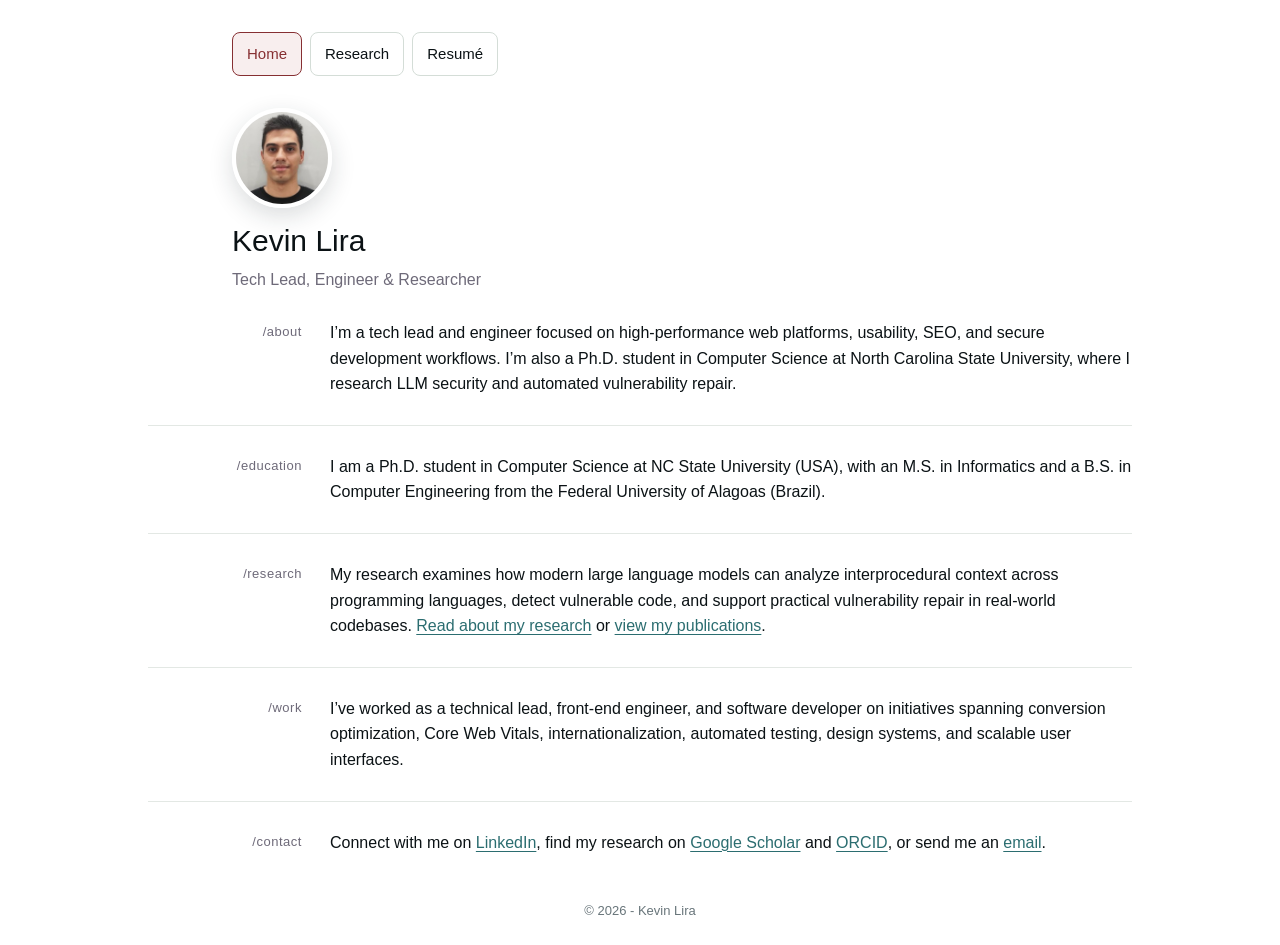
<file: index.html>
<!DOCTYPE html>
<html lang="en-US">

<head>
    <meta charset="utf-8" />
    <meta http-equiv="X-UA-Compatible" content="IE=edge">
    <title>Kevin Lira | Tech Lead, Engineer &amp; Researcher</title>
    <meta name="description" content="Kevin Lira is a tech lead, engineer, and Ph.D. student at NC State working on web performance, SEO, usability, LLM security, and secure software engineering.">
    <meta name="author" content="Kevin Lira">
    <meta name="robots" content="index,follow,max-image-preview:large">
    <meta name="viewport" content="width=device-width, initial-scale=1">
    <meta name="theme-color" content="#862F32">
    <meta name="apple-mobile-web-app-status-bar-style" content="#862F32">
    <meta name="msapplication-navbutton-color" content="#862F32">
    <link rel="canonical" href="https://kevinws.com/">
    <style>:root{--ink:#0b1215;--muted:#6e6a79;--link:#2b6d70;--accent:#862f32;--accent-soft:#f8eeee;--line:#e3e8e4;--line-strong:#d4ddd7;--wash:#eef7f6;--soft:#fbfcfb;--chip-ink:#243036;--footer:#68757a;--label-col:154px;--gap:28px;--radius:8px}*{box-sizing:border-box}html{font-size:16px}body{margin:0;min-height:100vh;font-family:Inter,-apple-system,BlinkMacSystemFont,"Segoe UI",Roboto,Arial,sans-serif;color:var(--ink);background:#fff;line-height:1.5;-webkit-font-smoothing:antialiased;text-rendering:optimizeLegibility}a{color:var(--link);text-decoration-thickness:1px;text-underline-offset:3px}a:hover{color:var(--accent)}a:focus-visible,.menu-button:focus-visible{outline:2px solid var(--link);outline-offset:3px}.container{width:min(1040px,100%);margin:0 auto;padding:32px 28px 24px}.top-menu{margin:0 0 32px 84px}.menu-button{display:none}.top-nav{display:flex;flex-wrap:wrap;gap:8px}.top-nav a{display:inline-flex;align-items:center;min-height:44px;padding:11px 14px;border:1px solid var(--line-strong);border-radius:var(--radius);color:var(--ink);background:#fff;text-decoration:none;font-size:15px;line-height:1.2}.top-nav a:hover{border-color:var(--link);background:var(--wash);color:var(--ink)}.top-nav a[aria-current="page"]{border-color:var(--accent);background:var(--accent-soft);color:var(--accent)}.site-header{margin-left:84px;display:flex;flex-direction:column;gap:8px}.site-header.compact{gap:6px}.site-header a{color:inherit;text-decoration:none}.site-avatar{width:100px;height:100px;border-radius:50%;margin-bottom:8px;border:4px solid #fff;box-shadow:0 8px 24px rgba(25,39,44,.16);object-fit:cover}.site-title{font-size:30px;line-height:1.15;font-weight:400;letter-spacing:0;margin:0}.site-subtitle{font-size:16px;font-weight:400;color:var(--muted);margin:0}.resume-contact{display:flex;flex-wrap:wrap;gap:8px 14px;margin:4px 0 0;color:var(--muted);font-size:14px;line-height:1.4}.resume-contact a{color:var(--link);text-decoration:none}.resume-contact a:hover{text-decoration:underline}.resume-actions{display:flex;flex-wrap:wrap;gap:8px;margin-top:10px}.download-link{display:inline-flex;align-items:center;min-height:36px;padding:8px 12px;border:1px solid var(--accent);border-radius:var(--radius);background:#fff;color:var(--accent);text-decoration:none;font-size:14px;line-height:1.2}.download-link:hover{background:var(--accent-soft);color:var(--accent)}.page-heading{position:relative;font-weight:650;font-size:30px;line-height:1.2;margin:36px 0 4px;padding-left:84px;color:var(--ink)}.page-heading:before{content:"";position:absolute;left:84px;bottom:-8px;width:42px;height:2px;background:var(--accent)}.text-section{display:grid;grid-template-columns:var(--label-col) minmax(0,1fr);align-items:start;gap:var(--gap);width:100%;margin:0;padding:28px 0;border-top:1px solid var(--line)}main>.text-section:first-child,.page-heading+.text-section{border-top:0}.label{text-align:right;font-size:13px;font-weight:500;color:var(--muted);line-height:1.8;letter-spacing:.04em}.chip-section .label{padding-top:3px}p,.text-section li{font-size:16px;font-weight:400;line-height:1.6;margin:0}.text-section ul{list-style:none;margin:0;padding:0}.text-section li{margin-bottom:10px}.text-section span:not(.chip){font-size:13px;line-height:18px;color:var(--muted);margin:4px 0 16px;display:block}.entry{margin-bottom:18px}.entry:last-child{margin-bottom:0}.entry-head{display:flex;align-items:flex-start;justify-content:space-between;gap:18px;margin-bottom:2px}.entry h2{font-size:18px;line-height:1.35;font-weight:500;margin:0}.entry-date{font-size:13px;line-height:1.5;color:var(--muted);text-align:right;white-space:nowrap}.entry-meta{font-size:13px;line-height:18px;color:var(--muted);margin:4px 0 8px}.entry ul{list-style:none;margin:0;padding:0}.dash-list li,.entry li{font-size:16px;line-height:1.5;margin:0 0 6px;padding-left:14px;position:relative}.dash-list li:before,.entry li:before{content:"";position:absolute;left:0;top:.72em;width:6px;height:1px;background:var(--accent)}.timeline{display:grid;gap:18px}.text-section p+.timeline{margin-top:18px}.timeline-step{position:relative;padding-left:18px}.timeline-step:before{content:"";position:absolute;left:0;top:.65em;width:7px;height:7px;border-radius:50%;background:var(--accent)}.timeline-step h2{font-size:18px;line-height:1.35;font-weight:500;margin:0 0 4px}.timeline-step p{font-size:16px;line-height:1.6;margin:0;color:var(--ink)}.timeline-step .entry-meta{margin:0 0 6px}.chips{display:flex;flex-wrap:wrap;gap:6px}.chip{display:inline-flex;align-items:center;min-height:30px;padding:5px 9px;border-radius:var(--radius);border:1px solid var(--line-strong);background:var(--soft);color:var(--chip-ink);font-size:14px;line-height:1.2}.text-section .chip{margin:0}footer{text-align:center;color:var(--footer);font-size:13px;padding:18px 0 0}@media (max-width:720px){.container{padding:24px 20px}.top-menu,.site-header{margin-left:0}.page-heading{padding-left:0}.page-heading:before{left:0}.menu-button{display:inline-flex;align-items:center;gap:8px;min-height:44px;padding:11px 14px;border:1px solid var(--line-strong);border-radius:var(--radius);background:#fff;color:var(--ink);font-size:15px;line-height:1.2;cursor:pointer}.menu-button:before{content:"";display:block;width:16px;height:12px;background:linear-gradient(currentColor,currentColor) 0 0/16px 2px no-repeat,linear-gradient(currentColor,currentColor) 0 5px/16px 2px no-repeat,linear-gradient(currentColor,currentColor) 0 10px/16px 2px no-repeat}.top-nav{display:none;flex-direction:column;align-items:stretch;margin-top:10px}.top-nav a{width:100%;justify-content:center}.top-nav.is-open{display:flex}.text-section{display:grid;grid-template-columns:1fr;gap:12px;padding:24px 0}.label{text-align:left;min-width:72px}.entry-head{display:block}.entry-date{text-align:left;margin-top:2px;white-space:normal}}</style>

    <!--[if IE]><link rel="shortcut icon" href="assets/icons/meta/favicon.ico"><![endif]-->
    <link rel="apple-touch-icon" sizes="180x180" href="assets/icons/meta/apple-touch-icon.png">
    <link rel="icon" href="assets/icons/meta/icon.png">
    <meta property="og:type" content="profile">
    <meta property="og:title" content="Kevin Lira | Tech Lead, Engineer &amp; Researcher">
    <meta property="og:description" content="Tech lead, engineer, and Ph.D. student working on web performance, SEO, usability, LLM security, and secure software engineering.">
    <meta property="og:url" content="https://kevinws.com/">
    <meta property="og:image" content="https://kevinws.com/assets/img/kevin-lira-tech-lead-front-end-engineer.jpeg">
    <meta name="twitter:card" content="summary">
    <meta name="twitter:title" content="Kevin Lira | Tech Lead, Engineer &amp; Researcher">
    <meta name="twitter:description" content="Tech lead, engineer, and Ph.D. student working on web performance, SEO, usability, LLM security, and secure software engineering.">
    <meta name="twitter:image" content="https://kevinws.com/assets/img/kevin-lira-tech-lead-front-end-engineer.jpeg">

    <script type="application/ld+json">
    {
        "@context": "https://schema.org",
        "@graph": [
            {
                "@type": "ProfilePage",
                "@id": "https://kevinws.com/#profile",
                "url": "https://kevinws.com/",
                "name": "Kevin Lira",
                "description": "Profile of Kevin Lira, a tech lead, engineer, computer engineer, and researcher.",
                "dateCreated": "2026-07-17T00:00:00-04:00",
                "dateModified": "2026-07-31T00:00:00-04:00",
                "mainEntity": {
                    "@id": "https://kevinws.com/#kevin-lira",
                    "@type": "Person",
                    "name": "Kevin Lira",
                    "alternateName": "Kevin Washington"
                }
            },
            {
                "@type": "WebSite",
                "@id": "https://kevinws.com/#website",
                "url": "https://kevinws.com/",
                "name": "Kevin Lira",
                "inLanguage": "en-US",
                "publisher": { "@id": "https://kevinws.com/#kevin-lira" }
            },
            {
                "@type": "Person",
                "@id": "https://kevinws.com/#kevin-lira",
                "name": "Kevin Lira",
                "alternateName": "Kevin Washington",
                "url": "https://kevinws.com/",
                "image": "https://kevinws.com/assets/img/kevin-lira-tech-lead-front-end-engineer.jpeg",
                "email": "mailto:kevin@kevinws.com",
                "jobTitle": "Tech Lead, Engineer, and Researcher",
                "affiliation": {
                    "@type": "CollegeOrUniversity",
                    "name": "North Carolina State University",
                    "url": "https://www.ncsu.edu/"
                },
                "alumniOf": [
                    {
                        "@type": "CollegeOrUniversity",
                        "name": "Federal University of Alagoas"
                    }
                ],
                "knowsAbout": [
                    "LLM security",
                    "front-end engineering",
                    "technical leadership",
                    "web performance",
                    "search engine optimization",
                    "user experience",
                    "software vulnerability detection",
                    "automated program repair",
                    "secure software engineering",
                    "software testing",
                    "large language models"
                ],
                "sameAs": [
                    "https://linkedin.com/in/kevinwsbr",
                    "https://github.com/kevinwsbr",
                    "https://orcid.org/0000-0001-7324-3925",
                    "https://scholar.google.com/citations?user=9GWvJagAAAAJ"
                ]
            }
        ]
    }
    </script>
</head>

<body>
    <div class="container">
        <nav class="top-menu" aria-label="Site navigation">
            <button class="menu-button" type="button" aria-expanded="false" aria-controls="site-nav">Menu</button>
            <div class="top-nav" id="site-nav">
                <a href="/" aria-current="page">Home</a>
                <a href="/research/">Research</a>
                <a href="/resume/">Resumé</a>
            </div>
        </nav>
        <header class="site-header">
            <img class="site-avatar" src="/assets/img/kevin-lira-tech-lead-front-end-engineer.jpeg" width="100" height="100" alt="Kevin Lira, tech lead, engineer, and researcher" draggable="false">
            <h1 class="site-title">Kevin Lira</h1>
            <p class="site-subtitle">Tech Lead, Engineer & Researcher</p>
        </header>
        <main>
            <section class="text-section" id="about">
                <div class="label">/about</div>
                <p>I’m a tech lead and engineer focused on high-performance web platforms, usability, SEO, and secure
                    development workflows. I’m also a Ph.D. student in Computer Science at North Carolina State
                    University, where I research LLM security and automated vulnerability repair.</p>
            </section>
            <section class="text-section" id="education">
                <div class="label">/education</div>
                <p>I am a Ph.D. student in Computer Science at NC State University (USA), with an M.S. in Informatics
                    and a B.S. in Computer Engineering from the Federal University of Alagoas (Brazil).</p>
            </section>
            <section class="text-section" id="research">
                <div class="label">/research</div>
                <p>My research examines how modern large language models can analyze interprocedural context across
                    programming languages, detect vulnerable code, and support practical vulnerability repair in
                    real-world codebases. <a href="/research/">Read about my research</a> or <a
                        href="/research/#publications">view my publications</a>.</p>
            </section>
            <section class="text-section" id="work">
                <div class="label">/work</div>
                <p>I’ve worked as a technical lead, front-end engineer, and software developer on initiatives spanning
                    conversion optimization, Core Web Vitals, internationalization, automated testing, design systems,
                    and scalable user interfaces.</p>
            </section>
            <section class="text-section" id="contact">
                <div class="label">/contact</div>
                <p>Connect with me on <a rel="me" href="https://linkedin.com/in/kevinwsbr">LinkedIn</a>, find my
                    research on <a rel="me" href="https://scholar.google.com/citations?user=9GWvJagAAAAJ">Google
                        Scholar</a> and <a rel="me" href="https://orcid.org/0000-0001-7324-3925">ORCID</a>, or send me
                    an <a href="mailto:kevin@kevinws.com">email</a>.</p>
            </section>
        </main>
        <footer>
            <span>© 2026 - Kevin Lira</span>
        </footer>
    </div>

    <script>
    const menuButton = document.querySelector('.menu-button');
    const siteNav = document.querySelector('#site-nav');
    menuButton?.addEventListener('click', () => {
        const isOpen = menuButton.getAttribute('aria-expanded') === 'true';
        menuButton.setAttribute('aria-expanded', String(!isOpen));
        siteNav?.classList.toggle('is-open', !isOpen);
    });
    </script>
</body>

</html>
</file>
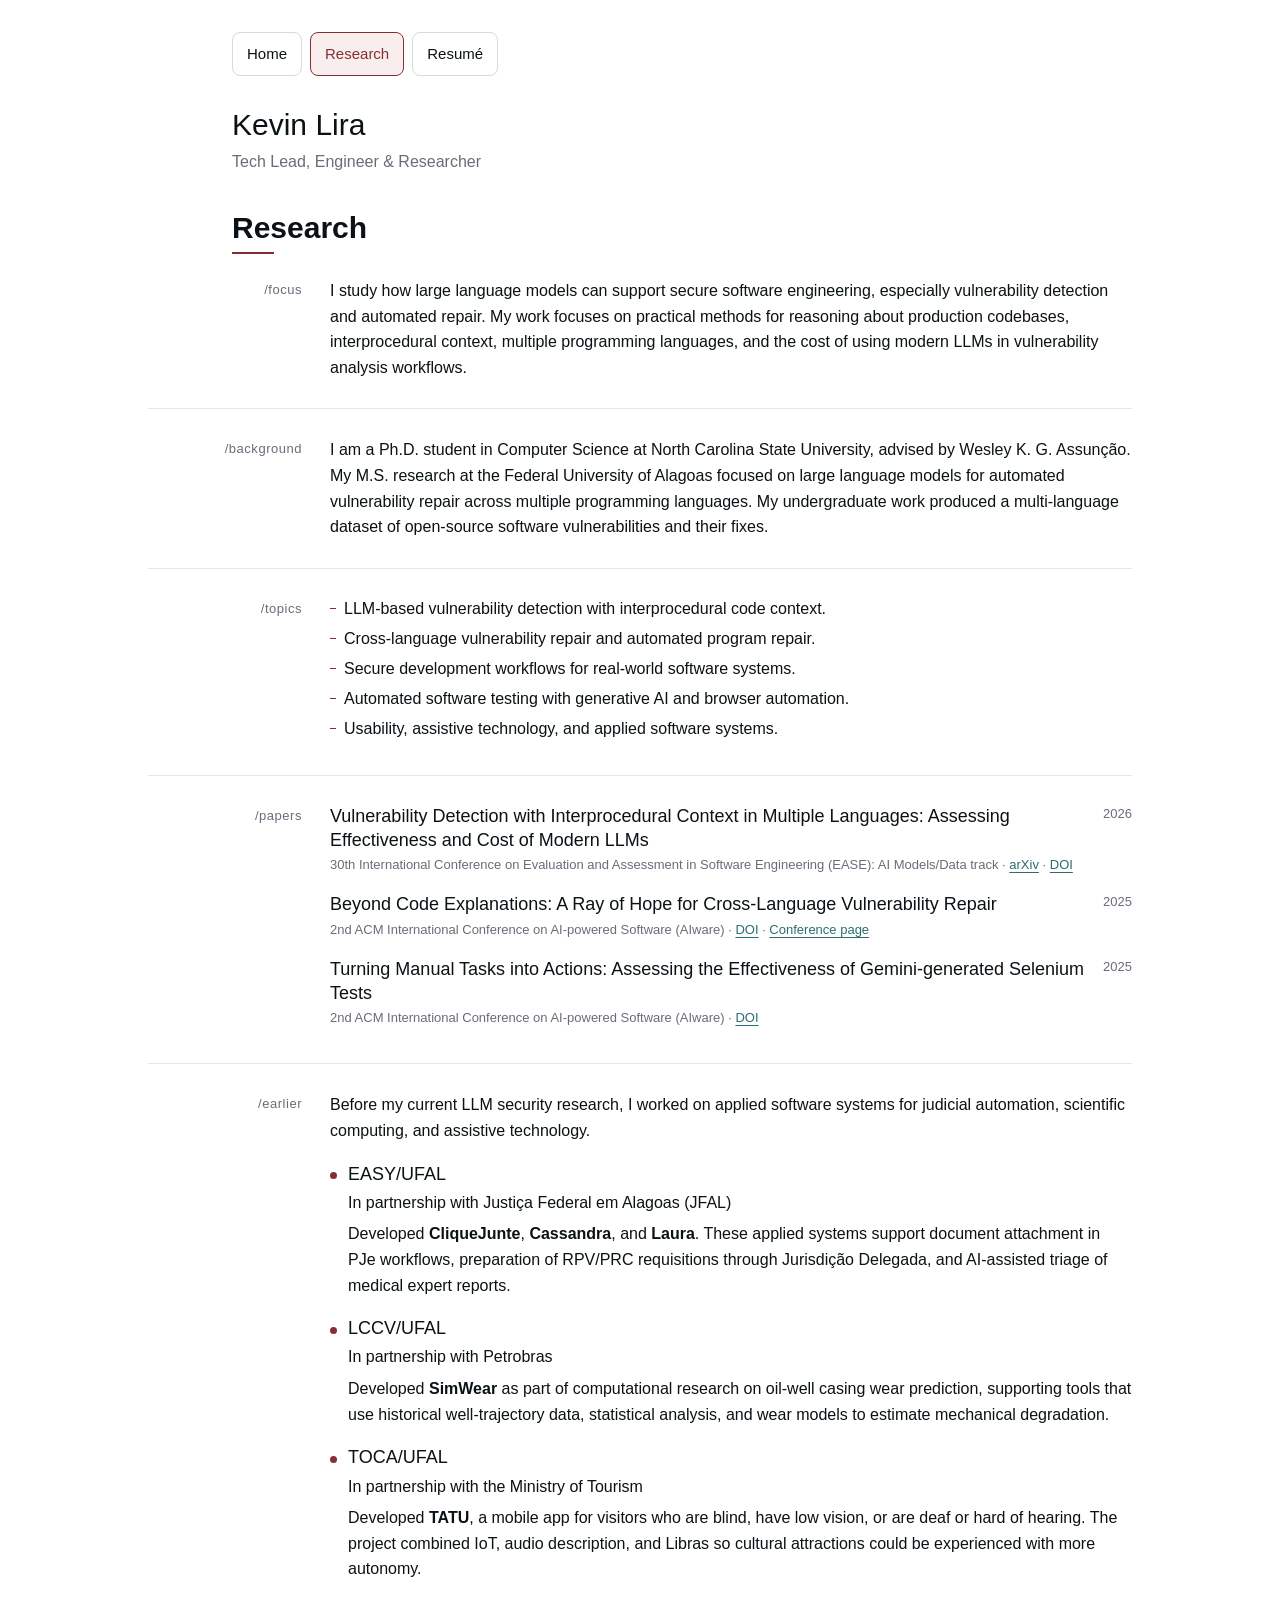
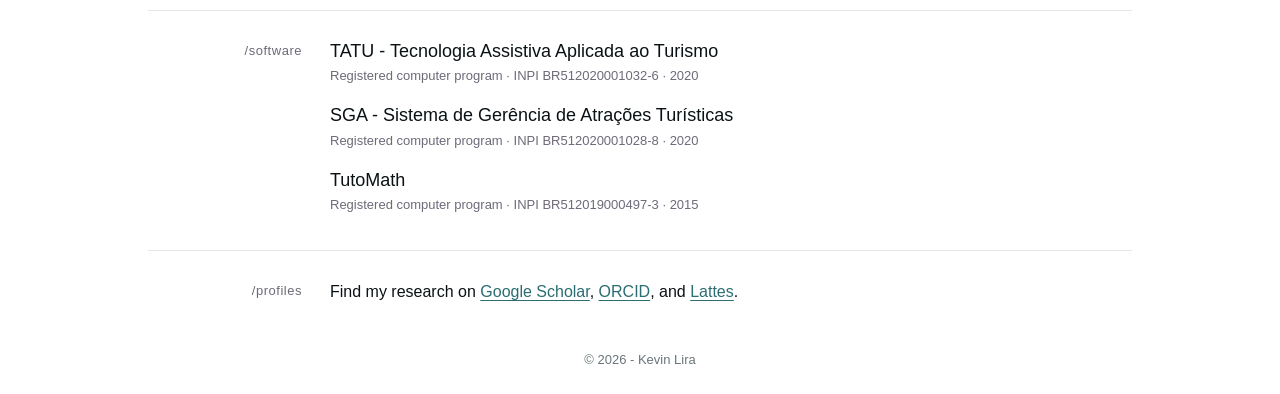
<file: publications/index.html>
<!DOCTYPE html>
<html lang="en-US">

<head>
    <meta charset="utf-8" />
    <meta http-equiv="X-UA-Compatible" content="IE=edge">
    <title>Publications Have Moved | Kevin Lira</title>
    <meta name="description" content="Kevin Lira's publications are now listed on the research page.">
    <meta name="author" content="Kevin Lira">
    <meta name="robots" content="noindex,follow">
    <meta name="viewport" content="width=device-width, initial-scale=1">
    <meta http-equiv="refresh" content="0; url=/research/#publications">
    <link rel="canonical" href="https://kevinws.com/research/">
    <style>:root{--ink:#0b1215;--muted:#6e6a79;--link:#2b6d70;--accent:#862f32;--accent-soft:#f8eeee;--line:#e3e8e4;--line-strong:#d4ddd7;--wash:#eef7f6;--soft:#fbfcfb;--chip-ink:#243036;--footer:#68757a;--label-col:154px;--gap:28px;--radius:8px}*{box-sizing:border-box}html{font-size:16px}body{margin:0;min-height:100vh;font-family:Inter,-apple-system,BlinkMacSystemFont,"Segoe UI",Roboto,Arial,sans-serif;color:var(--ink);background:#fff;line-height:1.5;-webkit-font-smoothing:antialiased;text-rendering:optimizeLegibility}a{color:var(--link);text-decoration-thickness:1px;text-underline-offset:3px}a:hover{color:var(--accent)}a:focus-visible,.menu-button:focus-visible{outline:2px solid var(--link);outline-offset:3px}.container{width:min(1040px,100%);margin:0 auto;padding:32px 28px 24px}.top-menu{margin:0 0 32px 84px}.menu-button{display:none}.top-nav{display:flex;flex-wrap:wrap;gap:8px}.top-nav a{display:inline-flex;align-items:center;min-height:44px;padding:11px 14px;border:1px solid var(--line-strong);border-radius:var(--radius);color:var(--ink);background:#fff;text-decoration:none;font-size:15px;line-height:1.2}.top-nav a:hover{border-color:var(--link);background:var(--wash);color:var(--ink)}.top-nav a[aria-current="page"]{border-color:var(--accent);background:var(--accent-soft);color:var(--accent)}.site-header{margin-left:84px;display:flex;flex-direction:column;gap:8px}.site-header.compact{gap:6px}.site-header a{color:inherit;text-decoration:none}.site-avatar{width:100px;height:100px;border-radius:50%;margin-bottom:8px;border:4px solid #fff;box-shadow:0 8px 24px rgba(25,39,44,.16);object-fit:cover}.site-title{font-size:30px;line-height:1.15;font-weight:400;letter-spacing:0;margin:0}.site-subtitle{font-size:16px;font-weight:400;color:var(--muted);margin:0}.resume-contact{display:flex;flex-wrap:wrap;gap:8px 14px;margin:4px 0 0;color:var(--muted);font-size:14px;line-height:1.4}.resume-contact a{color:var(--link);text-decoration:none}.resume-contact a:hover{text-decoration:underline}.resume-actions{display:flex;flex-wrap:wrap;gap:8px;margin-top:10px}.download-link{display:inline-flex;align-items:center;min-height:36px;padding:8px 12px;border:1px solid var(--accent);border-radius:var(--radius);background:#fff;color:var(--accent);text-decoration:none;font-size:14px;line-height:1.2}.download-link:hover{background:var(--accent-soft);color:var(--accent)}.page-heading{position:relative;font-weight:650;font-size:30px;line-height:1.2;margin:36px 0 4px;padding-left:84px;color:var(--ink)}.page-heading:before{content:"";position:absolute;left:84px;bottom:-8px;width:42px;height:2px;background:var(--accent)}.text-section{display:grid;grid-template-columns:var(--label-col) minmax(0,1fr);align-items:start;gap:var(--gap);width:100%;margin:0;padding:28px 0;border-top:1px solid var(--line)}main>.text-section:first-child,.page-heading+.text-section{border-top:0}.label{text-align:right;font-size:13px;font-weight:500;color:var(--muted);line-height:1.8;letter-spacing:.04em}.chip-section .label{padding-top:3px}p,.text-section li{font-size:16px;font-weight:400;line-height:1.6;margin:0}.text-section ul{list-style:none;margin:0;padding:0}.text-section li{margin-bottom:10px}.text-section span:not(.chip){font-size:13px;line-height:18px;color:var(--muted);margin:4px 0 16px;display:block}.entry{margin-bottom:18px}.entry:last-child{margin-bottom:0}.entry-head{display:flex;align-items:flex-start;justify-content:space-between;gap:18px;margin-bottom:2px}.entry h2{font-size:18px;line-height:1.35;font-weight:500;margin:0}.entry-date{font-size:13px;line-height:1.5;color:var(--muted);text-align:right;white-space:nowrap}.entry-meta{font-size:13px;line-height:18px;color:var(--muted);margin:4px 0 8px}.entry ul{list-style:none;margin:0;padding:0}.dash-list li,.entry li{font-size:16px;line-height:1.5;margin:0 0 6px;padding-left:14px;position:relative}.dash-list li:before,.entry li:before{content:"";position:absolute;left:0;top:.72em;width:6px;height:1px;background:var(--accent)}.timeline{display:grid;gap:18px}.text-section p+.timeline{margin-top:18px}.timeline-step{position:relative;padding-left:18px}.timeline-step:before{content:"";position:absolute;left:0;top:.65em;width:7px;height:7px;border-radius:50%;background:var(--accent)}.timeline-step h2{font-size:18px;line-height:1.35;font-weight:500;margin:0 0 4px}.timeline-step p{font-size:16px;line-height:1.6;margin:0;color:var(--ink)}.timeline-step .entry-meta{margin:0 0 6px}.chips{display:flex;flex-wrap:wrap;gap:6px}.chip{display:inline-flex;align-items:center;min-height:30px;padding:5px 9px;border-radius:var(--radius);border:1px solid var(--line-strong);background:var(--soft);color:var(--chip-ink);font-size:14px;line-height:1.2}.text-section .chip{margin:0}footer{text-align:center;color:var(--footer);font-size:13px;padding:18px 0 0}@media (max-width:720px){.container{padding:24px 20px}.top-menu,.site-header{margin-left:0}.page-heading{padding-left:0}.page-heading:before{left:0}.menu-button{display:inline-flex;align-items:center;gap:8px;min-height:44px;padding:11px 14px;border:1px solid var(--line-strong);border-radius:var(--radius);background:#fff;color:var(--ink);font-size:15px;line-height:1.2;cursor:pointer}.menu-button:before{content:"";display:block;width:16px;height:12px;background:linear-gradient(currentColor,currentColor) 0 0/16px 2px no-repeat,linear-gradient(currentColor,currentColor) 0 5px/16px 2px no-repeat,linear-gradient(currentColor,currentColor) 0 10px/16px 2px no-repeat}.top-nav{display:none;flex-direction:column;align-items:stretch;margin-top:10px}.top-nav a{width:100%;justify-content:center}.top-nav.is-open{display:flex}.text-section{display:grid;grid-template-columns:1fr;gap:12px;padding:24px 0}.label{text-align:left;min-width:72px}.entry-head{display:block}.entry-date{text-align:left;margin-top:2px;white-space:normal}}</style>
</head>

<body>
    <div class="container">
        <nav class="top-menu" aria-label="Site navigation">
            <div class="top-nav" id="site-nav">
                <a href="/">Home</a>
                <a href="/research/" aria-current="page">Research</a>
                <a href="/resume/">Resumé</a>
            </div>
        </nav>
        <header class="site-header compact">
            <h1 class="site-title"><a href="/">Kevin Lira</a></h1>
            <p class="site-subtitle">Tech Lead, Engineer & Researcher</p>
        </header>
        <main>
            <h2 class="page-heading">Publications Have Moved</h2>
            <section class="text-section">
                <div class="label">/papers</div>
                <p>My publications are now part of the <a href="/research/#publications">research page</a>.</p>
            </section>
        </main>
        <footer>
            <span>© 2026 - Kevin Lira</span>
        </footer>
    </div>
</body>

</html>
</file>
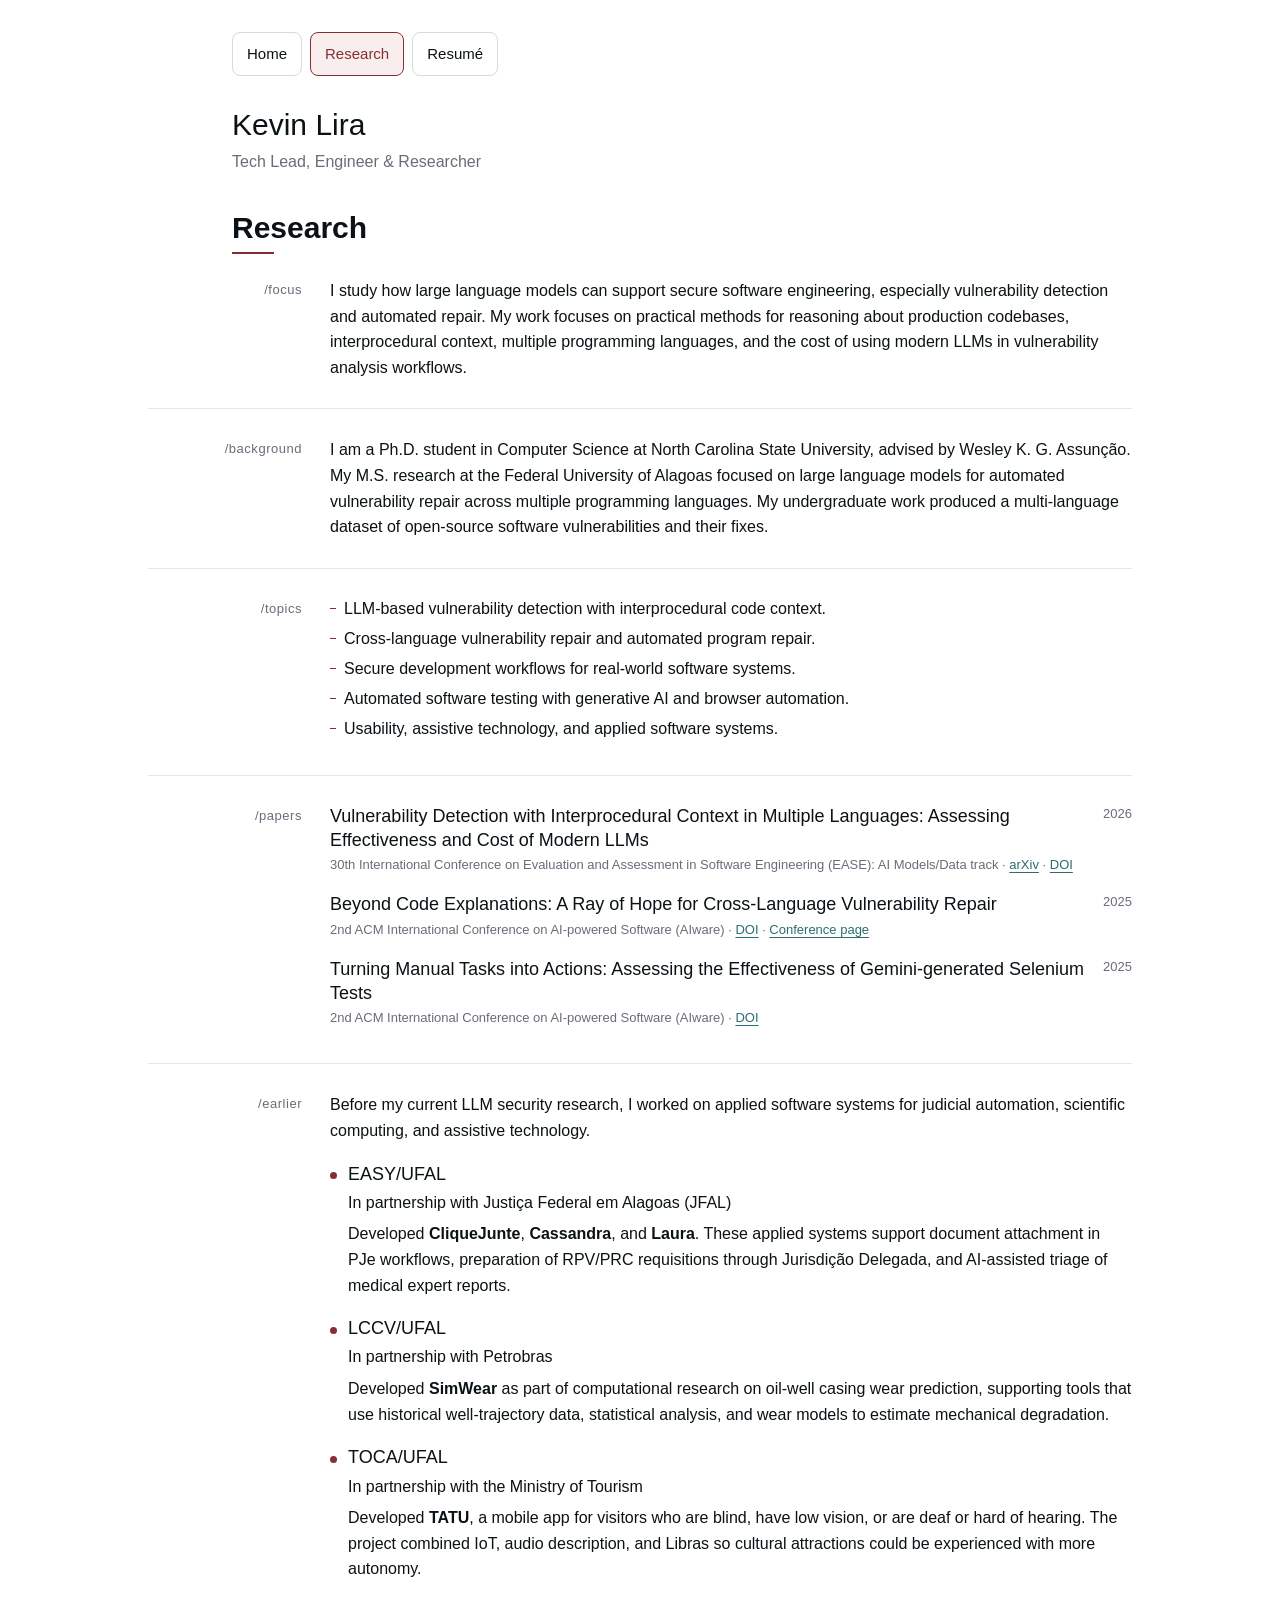
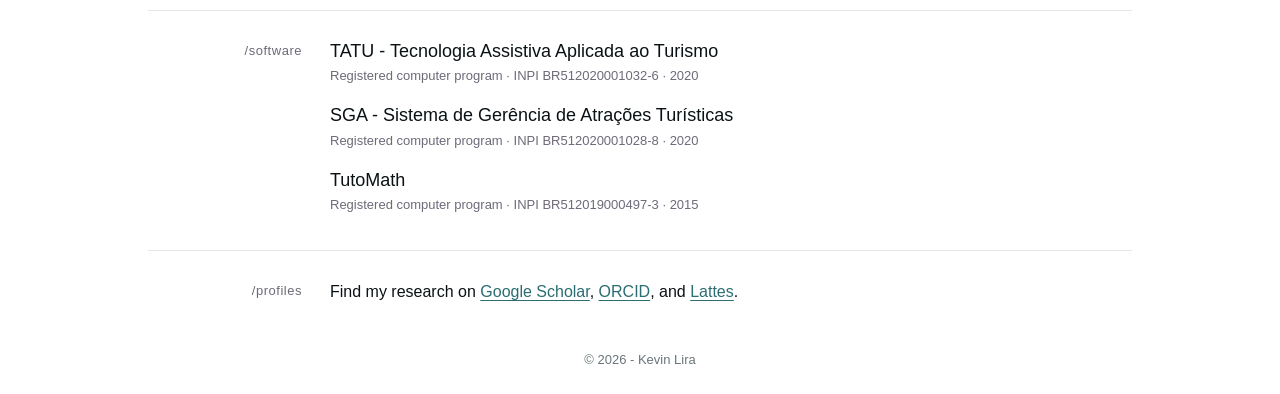
<file: research/index.html>
<!DOCTYPE html>
<html lang="en-US">

<head>
    <meta charset="utf-8" />
    <meta http-equiv="X-UA-Compatible" content="IE=edge">
    <title>LLM Security Research | Kevin Lira</title>
    <meta name="description" content="Research by Kevin Lira on LLM security, automated vulnerability repair, software engineering, usability, assistive technology, and applied judicial systems.">
    <meta name="author" content="Kevin Lira">
    <meta name="robots" content="index,follow,max-image-preview:large">
    <meta name="viewport" content="width=device-width, initial-scale=1">
    <meta name="theme-color" content="#862F32">
    <meta name="apple-mobile-web-app-status-bar-style" content="#862F32">
    <meta name="msapplication-navbutton-color" content="#862F32">
    <link rel="canonical" href="https://kevinws.com/research/">
    <style>:root{--ink:#0b1215;--muted:#6e6a79;--link:#2b6d70;--accent:#862f32;--accent-soft:#f8eeee;--line:#e3e8e4;--line-strong:#d4ddd7;--wash:#eef7f6;--soft:#fbfcfb;--chip-ink:#243036;--footer:#68757a;--label-col:154px;--gap:28px;--radius:8px}*{box-sizing:border-box}html{font-size:16px}body{margin:0;min-height:100vh;font-family:Inter,-apple-system,BlinkMacSystemFont,"Segoe UI",Roboto,Arial,sans-serif;color:var(--ink);background:#fff;line-height:1.5;-webkit-font-smoothing:antialiased;text-rendering:optimizeLegibility}a{color:var(--link);text-decoration-thickness:1px;text-underline-offset:3px}a:hover{color:var(--accent)}a:focus-visible,.menu-button:focus-visible{outline:2px solid var(--link);outline-offset:3px}.container{width:min(1040px,100%);margin:0 auto;padding:32px 28px 24px}.top-menu{margin:0 0 32px 84px}.menu-button{display:none}.top-nav{display:flex;flex-wrap:wrap;gap:8px}.top-nav a{display:inline-flex;align-items:center;min-height:44px;padding:11px 14px;border:1px solid var(--line-strong);border-radius:var(--radius);color:var(--ink);background:#fff;text-decoration:none;font-size:15px;line-height:1.2}.top-nav a:hover{border-color:var(--link);background:var(--wash);color:var(--ink)}.top-nav a[aria-current="page"]{border-color:var(--accent);background:var(--accent-soft);color:var(--accent)}.site-header{margin-left:84px;display:flex;flex-direction:column;gap:8px}.site-header.compact{gap:6px}.site-header a{color:inherit;text-decoration:none}.site-avatar{width:100px;height:100px;border-radius:50%;margin-bottom:8px;border:4px solid #fff;box-shadow:0 8px 24px rgba(25,39,44,.16);object-fit:cover}.site-title{font-size:30px;line-height:1.15;font-weight:400;letter-spacing:0;margin:0}.site-subtitle{font-size:16px;font-weight:400;color:var(--muted);margin:0}.resume-contact{display:flex;flex-wrap:wrap;gap:8px 14px;margin:4px 0 0;color:var(--muted);font-size:14px;line-height:1.4}.resume-contact a{color:var(--link);text-decoration:none}.resume-contact a:hover{text-decoration:underline}.resume-actions{display:flex;flex-wrap:wrap;gap:8px;margin-top:10px}.download-link{display:inline-flex;align-items:center;min-height:36px;padding:8px 12px;border:1px solid var(--accent);border-radius:var(--radius);background:#fff;color:var(--accent);text-decoration:none;font-size:14px;line-height:1.2}.download-link:hover{background:var(--accent-soft);color:var(--accent)}.page-heading{position:relative;font-weight:650;font-size:30px;line-height:1.2;margin:36px 0 4px;padding-left:84px;color:var(--ink)}.page-heading:before{content:"";position:absolute;left:84px;bottom:-8px;width:42px;height:2px;background:var(--accent)}.text-section{display:grid;grid-template-columns:var(--label-col) minmax(0,1fr);align-items:start;gap:var(--gap);width:100%;margin:0;padding:28px 0;border-top:1px solid var(--line)}main>.text-section:first-child,.page-heading+.text-section{border-top:0}.label{text-align:right;font-size:13px;font-weight:500;color:var(--muted);line-height:1.8;letter-spacing:.04em}.chip-section .label{padding-top:3px}p,.text-section li{font-size:16px;font-weight:400;line-height:1.6;margin:0}.text-section ul{list-style:none;margin:0;padding:0}.text-section li{margin-bottom:10px}.text-section span:not(.chip){font-size:13px;line-height:18px;color:var(--muted);margin:4px 0 16px;display:block}.entry{margin-bottom:18px}.entry:last-child{margin-bottom:0}.entry-head{display:flex;align-items:flex-start;justify-content:space-between;gap:18px;margin-bottom:2px}.entry h2{font-size:18px;line-height:1.35;font-weight:500;margin:0}.entry-date{font-size:13px;line-height:1.5;color:var(--muted);text-align:right;white-space:nowrap}.entry-meta{font-size:13px;line-height:18px;color:var(--muted);margin:4px 0 8px}.entry ul{list-style:none;margin:0;padding:0}.dash-list li,.entry li{font-size:16px;line-height:1.5;margin:0 0 6px;padding-left:14px;position:relative}.dash-list li:before,.entry li:before{content:"";position:absolute;left:0;top:.72em;width:6px;height:1px;background:var(--accent)}.timeline{display:grid;gap:18px}.text-section p+.timeline{margin-top:18px}.timeline-step{position:relative;padding-left:18px}.timeline-step:before{content:"";position:absolute;left:0;top:.65em;width:7px;height:7px;border-radius:50%;background:var(--accent)}.timeline-step h2{font-size:18px;line-height:1.35;font-weight:500;margin:0 0 4px}.timeline-step p{font-size:16px;line-height:1.6;margin:0;color:var(--ink)}.timeline-step .entry-meta{margin:0 0 6px}.chips{display:flex;flex-wrap:wrap;gap:6px}.chip{display:inline-flex;align-items:center;min-height:30px;padding:5px 9px;border-radius:var(--radius);border:1px solid var(--line-strong);background:var(--soft);color:var(--chip-ink);font-size:14px;line-height:1.2}.text-section .chip{margin:0}footer{text-align:center;color:var(--footer);font-size:13px;padding:18px 0 0}@media (max-width:720px){.container{padding:24px 20px}.top-menu,.site-header{margin-left:0}.page-heading{padding-left:0}.page-heading:before{left:0}.menu-button{display:inline-flex;align-items:center;gap:8px;min-height:44px;padding:11px 14px;border:1px solid var(--line-strong);border-radius:var(--radius);background:#fff;color:var(--ink);font-size:15px;line-height:1.2;cursor:pointer}.menu-button:before{content:"";display:block;width:16px;height:12px;background:linear-gradient(currentColor,currentColor) 0 0/16px 2px no-repeat,linear-gradient(currentColor,currentColor) 0 5px/16px 2px no-repeat,linear-gradient(currentColor,currentColor) 0 10px/16px 2px no-repeat}.top-nav{display:none;flex-direction:column;align-items:stretch;margin-top:10px}.top-nav a{width:100%;justify-content:center}.top-nav.is-open{display:flex}.text-section{display:grid;grid-template-columns:1fr;gap:12px;padding:24px 0}.label{text-align:left;min-width:72px}.entry-head{display:block}.entry-date{text-align:left;margin-top:2px;white-space:normal}}</style>

    <!--[if IE]><link rel="shortcut icon" href="/assets/icons/meta/favicon.ico"><![endif]-->
    <link rel="apple-touch-icon" sizes="180x180" href="/assets/icons/meta/apple-touch-icon.png">
    <link rel="icon" href="/assets/icons/meta/icon.png">
    <meta property="og:type" content="website">
    <meta property="og:title" content="LLM Security Research | Kevin Lira">
    <meta property="og:description" content="Research on LLM security, automated vulnerability repair, software engineering, usability, assistive technology, and applied judicial systems.">
    <meta property="og:url" content="https://kevinws.com/research/">
    <meta property="og:image" content="https://kevinws.com/assets/img/kevin-lira-tech-lead-front-end-engineer.jpeg">
    <meta name="twitter:card" content="summary">
    <meta name="twitter:title" content="LLM Security Research | Kevin Lira">
    <meta name="twitter:description" content="Research on LLM security, automated vulnerability repair, software engineering, usability, assistive technology, and applied judicial systems.">
    <meta name="twitter:image" content="https://kevinws.com/assets/img/kevin-lira-tech-lead-front-end-engineer.jpeg">

    <script type="application/ld+json">
    {
        "@context": "https://schema.org",
        "@graph": [
            {
                "@type": "WebPage",
                "@id": "https://kevinws.com/research/#webpage",
                "url": "https://kevinws.com/research/",
                "name": "LLM Security Research | Kevin Lira",
                "description": "Research by Kevin Lira on LLM security, automated vulnerability repair, software engineering, usability, assistive technology, and applied judicial systems.",
                "inLanguage": "en-US",
                "isPartOf": { "@id": "https://kevinws.com/#website" },
                "about": { "@id": "https://kevinws.com/research/#llm-security" }
            },
            {
                "@type": "ResearchProject",
                "@id": "https://kevinws.com/research/#llm-security",
                "name": "LLM Security and Software Vulnerability Research",
                "url": "https://kevinws.com/research/",
                "description": "Research on using large language models for software vulnerability detection, interprocedural code understanding, cross-language vulnerability repair, automated software testing, and applied judicial systems, informed by earlier work in usability, assistive technology, and registered software systems.",
                "keywords": [
                    "LLM security",
                    "software vulnerability detection",
                    "automated program repair",
                    "cross-language vulnerability repair",
                    "interprocedural code context",
                    "automated software testing",
                    "judicial technology",
                    "applied artificial intelligence",
                    "usability",
                    "assistive technology"
                ],
                "researcher": { "@id": "https://kevinws.com/#kevin-lira" },
                "parentOrganization": {
                    "@type": "CollegeOrUniversity",
                    "name": "North Carolina State University",
                    "url": "https://www.ncsu.edu/"
                }
            },
            {
                "@type": "ScholarlyArticle",
                "name": "Vulnerability Detection with Interprocedural Context in Multiple Languages: Assessing Effectiveness and Cost of Modern LLMs",
                "headline": "Vulnerability Detection with Interprocedural Context in Multiple Languages: Assessing Effectiveness and Cost of Modern LLMs",
                "author": [
                    { "@id": "https://kevinws.com/#kevin-lira" },
                    { "@type": "Person", "name": "Baldoino Fonseca" },
                    { "@type": "Person", "name": "Davy Baía" },
                    { "@type": "Person", "name": "Márcio Ribeiro" },
                    { "@type": "Person", "name": "Wesley K. G. Assunção" }
                ],
                "isPartOf": "30th International Conference on Evaluation and Assessment in Software Engineering (EASE): AI Models/Data track",
                "datePublished": "2026",
                "identifier": "arXiv:2604.08417",
                "url": "https://arxiv.org/abs/2604.08417",
                "sameAs": "https://doi.org/10.48550/arXiv.2604.08417",
                "keywords": "LLM security, vulnerability detection, interprocedural context, software security"
            },
            {
                "@type": "ScholarlyArticle",
                "name": "Beyond Code Explanations: A Ray of Hope for Cross-Language Vulnerability Repair",
                "headline": "Beyond Code Explanations: A Ray of Hope for Cross-Language Vulnerability Repair",
                "author": [
                    { "@id": "https://kevinws.com/#kevin-lira" },
                    { "@type": "Person", "name": "Baldoino Fonseca" },
                    { "@type": "Person", "name": "Wesley K. G. Assunção" },
                    { "@type": "Person", "name": "Davy Baía" },
                    { "@type": "Person", "name": "Márcio Ribeiro" }
                ],
                "isPartOf": "2nd ACM International Conference on AI-powered Software (AIware)",
                "datePublished": "2025",
                "identifier": "10.1109/AIware69974.2025.00017",
                "url": "https://doi.org/10.1109/AIware69974.2025.00017",
                "sameAs": "https://2025.aiwareconf.org/details/aiware-2025-papers/18/Beyond-Code-Explanations-A-Ray-of-Hope-for-Cross-Language-Vulnerability-Repair",
                "keywords": "cross-language vulnerability repair, automated program repair, LLM security"
            },
            {
                "@type": "ScholarlyArticle",
                "name": "Turning Manual Tasks into Actions: Assessing the Effectiveness of Gemini-generated Selenium Tests",
                "headline": "Turning Manual Tasks into Actions: Assessing the Effectiveness of Gemini-generated Selenium Tests",
                "author": [
                    { "@type": "Person", "name": "Myron David Lucena Campos Peixoto" },
                    { "@type": "Person", "name": "Baldoino Fonseca" },
                    { "@type": "Person", "name": "Davy de Medeiros Baia" },
                    { "@id": "https://kevinws.com/#kevin-lira" },
                    { "@type": "Person", "name": "Márcio Ribeiro" },
                    { "@type": "Person", "name": "Wesley K. G. Assunção" },
                    { "@type": "Person", "name": "Nathalia Nascimento" },
                    { "@type": "Person", "name": "Paulo Alencar" }
                ],
                "isPartOf": "2nd ACM International Conference on AI-powered Software (AIware)",
                "datePublished": "2025",
                "identifier": "10.1109/AIware69974.2025.00012",
                "url": "https://doi.org/10.1109/AIware69974.2025.00012",
                "keywords": "automated software testing, Selenium tests, Gemini, generative AI"
            },
            {
                "@type": "BreadcrumbList",
                "@id": "https://kevinws.com/research/#breadcrumb",
                "itemListElement": [
                    { "@type": "ListItem", "position": 1, "name": "Home", "item": "https://kevinws.com/" },
                    { "@type": "ListItem", "position": 2, "name": "Research", "item": "https://kevinws.com/research/" }
                ]
            }
        ]
    }
    </script>
</head>

<body>
    <div class="container">
        <nav class="top-menu" aria-label="Site navigation">
            <button class="menu-button" type="button" aria-expanded="false" aria-controls="site-nav">Menu</button>
            <div class="top-nav" id="site-nav">
                <a href="/">Home</a>
                <a href="/research/" aria-current="page">Research</a>
                <a href="/resume/">Resumé</a>
            </div>
        </nav>
        <header class="site-header compact">
            <h1 class="site-title"><a href="/">Kevin Lira</a></h1>
            <p class="site-subtitle">Tech Lead, Engineer & Researcher</p>
        </header>
        <main>
            <h2 class="page-heading">Research</h2>
            <section class="text-section" id="focus">
                <div class="label">/focus</div>
                <p>I study how large language models can support secure software engineering, especially vulnerability
                    detection and automated repair. My work focuses on practical methods for reasoning about production
                    codebases, interprocedural context, multiple programming languages, and the cost of using modern
                    LLMs in vulnerability analysis workflows.</p>
            </section>
            <section class="text-section" id="background">
                <div class="label">/background</div>
                <p>I am a Ph.D. student in Computer Science at North Carolina State University, advised by Wesley K. G.
                    Assunção. My M.S. research at the Federal University of Alagoas focused on large language models for
                    automated vulnerability repair across multiple programming languages. My undergraduate work produced
                    a multi-language dataset of open-source software vulnerabilities and their fixes.</p>
            </section>
            <section class="text-section" id="topics">
                <div class="label">/topics</div>
                <ul class="dash-list">
                    <li>LLM-based vulnerability detection with interprocedural code context.</li>
                    <li>Cross-language vulnerability repair and automated program repair.</li>
                    <li>Secure development workflows for real-world software systems.</li>
                    <li>Automated software testing with generative AI and browser automation.</li>
                    <li>Usability, assistive technology, and applied software systems.</li>
                </ul>
            </section>
            <section class="text-section" id="publications">
                <div class="label">/papers</div>
                <div>
                    <article class="entry">
                        <div class="entry-head">
                            <h2>Vulnerability Detection with Interprocedural Context in Multiple Languages: Assessing Effectiveness and Cost of Modern LLMs</h2>
                            <div class="entry-date">2026</div>
                        </div>
                        <p class="entry-meta">30th International Conference on Evaluation and Assessment in Software Engineering (EASE): AI Models/Data track · <a href="https://arxiv.org/abs/2604.08417">arXiv</a> · <a href="https://doi.org/10.48550/arXiv.2604.08417">DOI</a></p>
                    </article>
                    <article class="entry">
                        <div class="entry-head">
                            <h2>Beyond Code Explanations: A Ray of Hope for Cross-Language Vulnerability Repair</h2>
                            <div class="entry-date">2025</div>
                        </div>
                        <p class="entry-meta">2nd ACM International Conference on AI-powered Software (AIware) · <a href="https://doi.org/10.1109/AIware69974.2025.00017">DOI</a> · <a href="https://2025.aiwareconf.org/details/aiware-2025-papers/18/Beyond-Code-Explanations-A-Ray-of-Hope-for-Cross-Language-Vulnerability-Repair">Conference page</a></p>
                    </article>
                    <article class="entry">
                        <div class="entry-head">
                            <h2>Turning Manual Tasks into Actions: Assessing the Effectiveness of Gemini-generated Selenium Tests</h2>
                            <div class="entry-date">2025</div>
                        </div>
                        <p class="entry-meta">2nd ACM International Conference on AI-powered Software (AIware) · <a href="https://doi.org/10.1109/AIware69974.2025.00012">DOI</a></p>
                    </article>
                </div>
            </section>
            <section class="text-section" id="earlier-work">
                <div class="label">/earlier</div>
                <div>
                    <p>Before my current LLM security research, I worked on applied software systems for judicial
                        automation, scientific computing, and assistive technology.</p>
                    <div class="timeline">
                        <article class="timeline-step">
                            <h2>EASY/UFAL</h2>
                            <p class="entry-meta">In partnership with Justiça Federal em Alagoas (JFAL)</p>
                            <p>Developed <strong>CliqueJunte</strong>, <strong>Cassandra</strong>, and
                                <strong>Laura</strong>. These applied systems support document attachment in PJe
                                workflows, preparation of RPV/PRC requisitions through Jurisdição Delegada, and
                                AI-assisted triage of medical expert reports.</p>
                        </article>
                        <article class="timeline-step">
                            <h2>LCCV/UFAL</h2>
                            <p class="entry-meta">In partnership with Petrobras</p>
                            <p>Developed <strong>SimWear</strong> as part of computational research on oil-well casing
                                wear prediction, supporting tools that use historical well-trajectory data, statistical
                                analysis, and wear models to estimate mechanical degradation.</p>
                        </article>
                        <article class="timeline-step">
                            <h2>TOCA/UFAL</h2>
                            <p class="entry-meta">In partnership with the Ministry of Tourism</p>
                            <p>Developed <strong>TATU</strong>, a mobile app for visitors who are blind, have low
                                vision, or are deaf or hard of hearing. The project combined IoT, audio description,
                                and Libras so cultural attractions could be experienced with more autonomy.</p>
                        </article>
                    </div>
                </div>
            </section>
            <section class="text-section" id="software">
                <div class="label">/software</div>
                <div>
                    <article class="entry">
                        <h2>TATU - Tecnologia Assistiva Aplicada ao Turismo</h2>
                        <p class="entry-meta">Registered computer program · INPI BR512020001032-6 · 2020</p>
                    </article>
                    <article class="entry">
                        <h2>SGA - Sistema de Gerência de Atrações Turísticas</h2>
                        <p class="entry-meta">Registered computer program · INPI BR512020001028-8 · 2020</p>
                    </article>
                    <article class="entry">
                        <h2>TutoMath</h2>
                        <p class="entry-meta">Registered computer program · INPI BR512019000497-3 · 2015</p>
                    </article>
                </div>
            </section>
            <section class="text-section" id="profiles">
                <div class="label">/profiles</div>
                <p>Find my research on <a rel="me" href="https://scholar.google.com/citations?user=9GWvJagAAAAJ">Google
                    Scholar</a>, <a rel="me" href="https://orcid.org/0000-0001-7324-3925">ORCID</a>, and <a
                        href="http://lattes.cnpq.br/4026940203006804">Lattes</a>.</p>
            </section>
        </main>
        <footer>
            <span>© 2026 - Kevin Lira</span>
        </footer>
    </div>

    <script>
    const menuButton = document.querySelector('.menu-button');
    const siteNav = document.querySelector('#site-nav');
    menuButton?.addEventListener('click', () => {
        const isOpen = menuButton.getAttribute('aria-expanded') === 'true';
        menuButton.setAttribute('aria-expanded', String(!isOpen));
        siteNav?.classList.toggle('is-open', !isOpen);
    });
    </script>
</body>

</html>
</file>
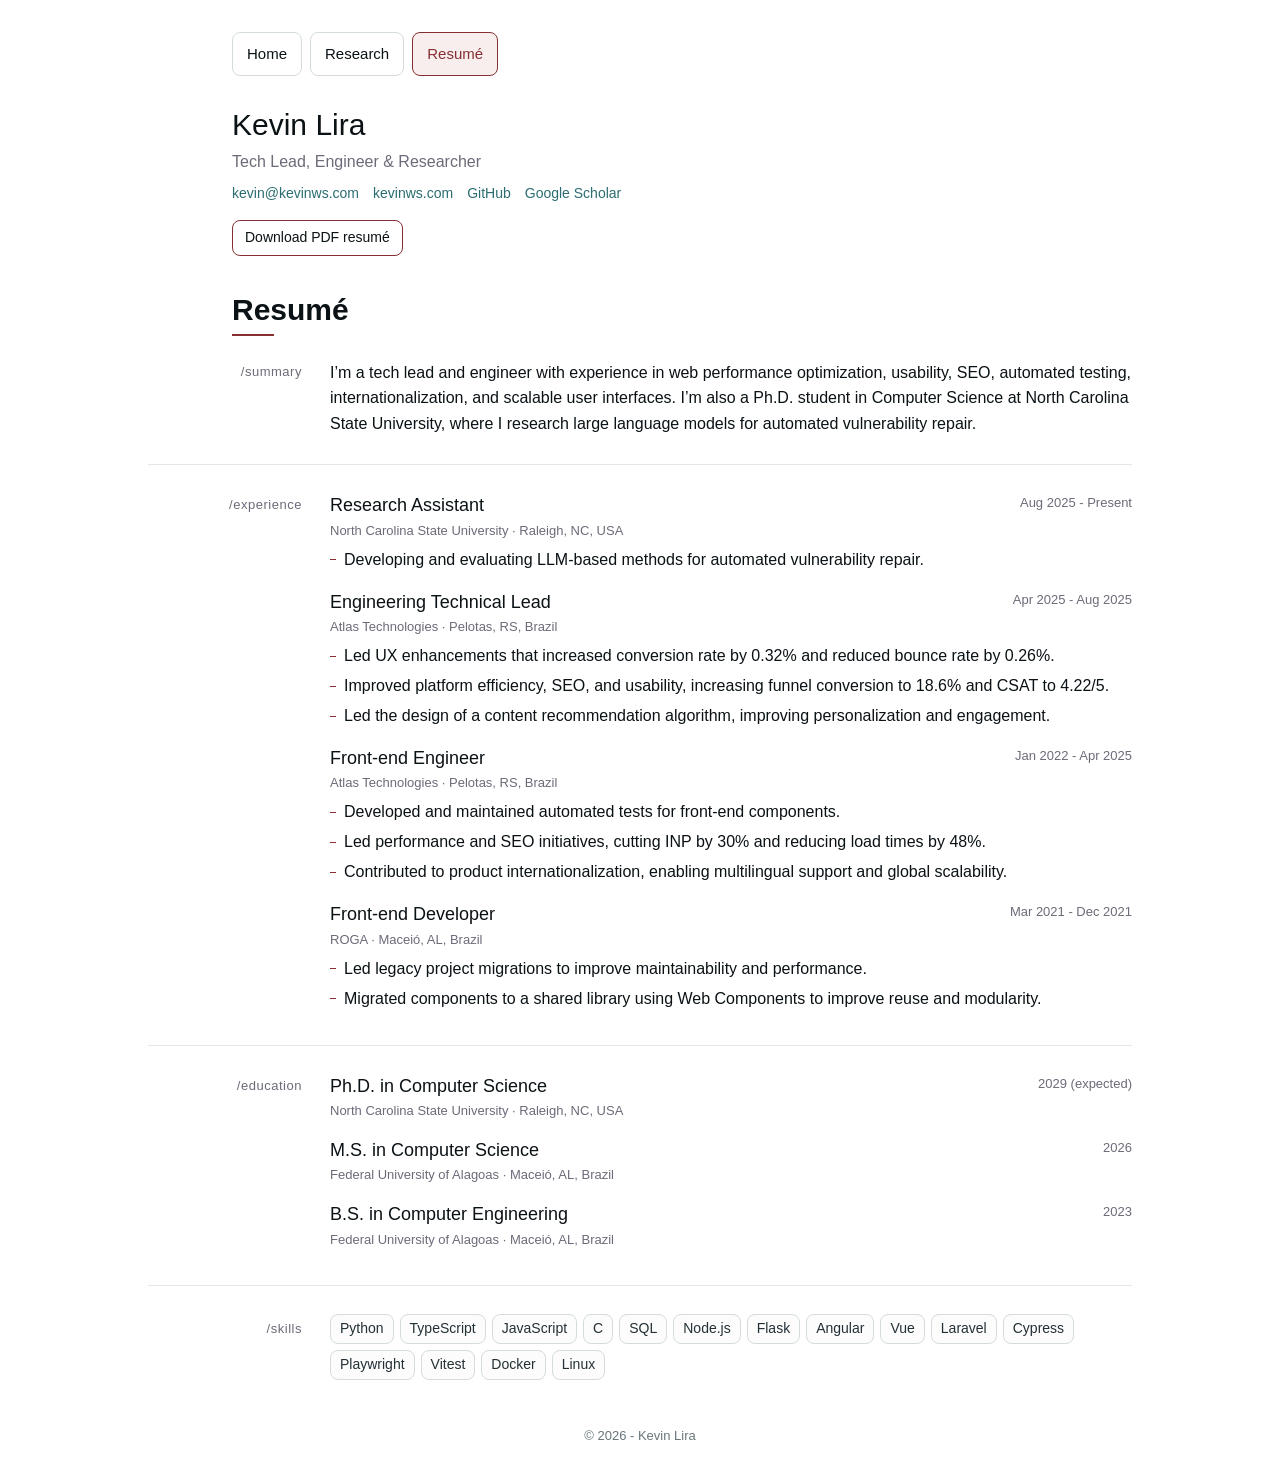
<file: resume/index.html>
<!DOCTYPE html>
<html lang="en-US">

<head>
    <meta charset="utf-8" />
    <meta http-equiv="X-UA-Compatible" content="IE=edge">
    <title>Resumé | Kevin Lira</title>
    <meta name="description" content="Resumé of Kevin Lira, tech lead, engineer, and Ph.D. student focused on web performance, SEO, usability, LLM security, and secure development workflows.">
    <meta name="author" content="Kevin Lira">
    <meta name="robots" content="index,follow,max-image-preview:large">
    <meta name="viewport" content="width=device-width, initial-scale=1">
    <meta name="theme-color" content="#862F32">
    <meta name="apple-mobile-web-app-status-bar-style" content="#862F32">
    <meta name="msapplication-navbutton-color" content="#862F32">
    <link rel="canonical" href="https://kevinws.com/resume/">
    <style>:root{--ink:#0b1215;--muted:#6e6a79;--link:#2b6d70;--accent:#862f32;--accent-soft:#f8eeee;--line:#e3e8e4;--line-strong:#d4ddd7;--wash:#eef7f6;--soft:#fbfcfb;--chip-ink:#243036;--footer:#68757a;--label-col:154px;--gap:28px;--radius:8px}*{box-sizing:border-box}html{font-size:16px}body{margin:0;min-height:100vh;font-family:Inter,-apple-system,BlinkMacSystemFont,"Segoe UI",Roboto,Arial,sans-serif;color:var(--ink);background:#fff;line-height:1.5;-webkit-font-smoothing:antialiased;text-rendering:optimizeLegibility}a{color:var(--link);text-decoration-thickness:1px;text-underline-offset:3px}a:hover{color:var(--accent)}a:focus-visible,.menu-button:focus-visible{outline:2px solid var(--link);outline-offset:3px}.container{width:min(1040px,100%);margin:0 auto;padding:32px 28px 24px}.top-menu{margin:0 0 32px 84px}.menu-button{display:none}.top-nav{display:flex;flex-wrap:wrap;gap:8px}.top-nav a{display:inline-flex;align-items:center;min-height:44px;padding:11px 14px;border:1px solid var(--line-strong);border-radius:var(--radius);color:var(--ink);background:#fff;text-decoration:none;font-size:15px;line-height:1.2}.top-nav a:hover{border-color:var(--link);background:var(--wash);color:var(--ink)}.top-nav a[aria-current="page"]{border-color:var(--accent);background:var(--accent-soft);color:var(--accent)}.site-header{margin-left:84px;display:flex;flex-direction:column;gap:8px}.site-header.compact{gap:6px}.site-header a{color:inherit;text-decoration:none}.site-avatar{width:100px;height:100px;border-radius:50%;margin-bottom:8px;border:4px solid #fff;box-shadow:0 8px 24px rgba(25,39,44,.16);object-fit:cover}.site-title{font-size:30px;line-height:1.15;font-weight:400;letter-spacing:0;margin:0}.site-subtitle{font-size:16px;font-weight:400;color:var(--muted);margin:0}.resume-contact{display:flex;flex-wrap:wrap;gap:8px 14px;margin:4px 0 0;color:var(--muted);font-size:14px;line-height:1.4}.resume-contact a{color:var(--link);text-decoration:none}.resume-contact a:hover{text-decoration:underline}.resume-actions{display:flex;flex-wrap:wrap;gap:8px;margin-top:10px}.download-link{display:inline-flex;align-items:center;min-height:36px;padding:8px 12px;border:1px solid var(--accent);border-radius:var(--radius);background:#fff;color:var(--accent);text-decoration:none;font-size:14px;line-height:1.2}.download-link:hover{background:var(--accent-soft);color:var(--accent)}.page-heading{position:relative;font-weight:650;font-size:30px;line-height:1.2;margin:36px 0 4px;padding-left:84px;color:var(--ink)}.page-heading:before{content:"";position:absolute;left:84px;bottom:-8px;width:42px;height:2px;background:var(--accent)}.text-section{display:grid;grid-template-columns:var(--label-col) minmax(0,1fr);align-items:start;gap:var(--gap);width:100%;margin:0;padding:28px 0;border-top:1px solid var(--line)}main>.text-section:first-child,.page-heading+.text-section{border-top:0}.label{text-align:right;font-size:13px;font-weight:500;color:var(--muted);line-height:1.8;letter-spacing:.04em}.chip-section .label{padding-top:3px}p,.text-section li{font-size:16px;font-weight:400;line-height:1.6;margin:0}.text-section ul{list-style:none;margin:0;padding:0}.text-section li{margin-bottom:10px}.text-section span:not(.chip){font-size:13px;line-height:18px;color:var(--muted);margin:4px 0 16px;display:block}.entry{margin-bottom:18px}.entry:last-child{margin-bottom:0}.entry-head{display:flex;align-items:flex-start;justify-content:space-between;gap:18px;margin-bottom:2px}.entry h2{font-size:18px;line-height:1.35;font-weight:500;margin:0}.entry-date{font-size:13px;line-height:1.5;color:var(--muted);text-align:right;white-space:nowrap}.entry-meta{font-size:13px;line-height:18px;color:var(--muted);margin:4px 0 8px}.entry ul{list-style:none;margin:0;padding:0}.dash-list li,.entry li{font-size:16px;line-height:1.5;margin:0 0 6px;padding-left:14px;position:relative}.dash-list li:before,.entry li:before{content:"";position:absolute;left:0;top:.72em;width:6px;height:1px;background:var(--accent)}.timeline{display:grid;gap:18px}.text-section p+.timeline{margin-top:18px}.timeline-step{position:relative;padding-left:18px}.timeline-step:before{content:"";position:absolute;left:0;top:.65em;width:7px;height:7px;border-radius:50%;background:var(--accent)}.timeline-step h2{font-size:18px;line-height:1.35;font-weight:500;margin:0 0 4px}.timeline-step p{font-size:16px;line-height:1.6;margin:0;color:var(--ink)}.timeline-step .entry-meta{margin:0 0 6px}.chips{display:flex;flex-wrap:wrap;gap:6px}.chip{display:inline-flex;align-items:center;min-height:30px;padding:5px 9px;border-radius:var(--radius);border:1px solid var(--line-strong);background:var(--soft);color:var(--chip-ink);font-size:14px;line-height:1.2}.text-section .chip{margin:0}footer{text-align:center;color:var(--footer);font-size:13px;padding:18px 0 0}@media (max-width:720px){.container{padding:24px 20px}.top-menu,.site-header{margin-left:0}.page-heading{padding-left:0}.page-heading:before{left:0}.menu-button{display:inline-flex;align-items:center;gap:8px;min-height:44px;padding:11px 14px;border:1px solid var(--line-strong);border-radius:var(--radius);background:#fff;color:var(--ink);font-size:15px;line-height:1.2;cursor:pointer}.menu-button:before{content:"";display:block;width:16px;height:12px;background:linear-gradient(currentColor,currentColor) 0 0/16px 2px no-repeat,linear-gradient(currentColor,currentColor) 0 5px/16px 2px no-repeat,linear-gradient(currentColor,currentColor) 0 10px/16px 2px no-repeat}.top-nav{display:none;flex-direction:column;align-items:stretch;margin-top:10px}.top-nav a{width:100%;justify-content:center}.top-nav.is-open{display:flex}.text-section{display:grid;grid-template-columns:1fr;gap:12px;padding:24px 0}.label{text-align:left;min-width:72px}.entry-head{display:block}.entry-date{text-align:left;margin-top:2px;white-space:normal}}</style>

    <!--[if IE]><link rel="shortcut icon" href="/assets/icons/meta/favicon.ico"><![endif]-->
    <link rel="apple-touch-icon" sizes="180x180" href="/assets/icons/meta/apple-touch-icon.png">
    <link rel="icon" href="/assets/icons/meta/icon.png">
    <meta property="og:type" content="profile">
    <meta property="og:title" content="Resumé | Kevin Lira">
    <meta property="og:description" content="Tech lead, engineer, and Ph.D. student focused on web performance, SEO, usability, LLM security, and secure development workflows.">
    <meta property="og:url" content="https://kevinws.com/resume/">
    <meta property="og:image" content="https://kevinws.com/assets/img/kevin-lira-tech-lead-front-end-engineer.jpeg">
    <meta name="twitter:card" content="summary">
    <meta name="twitter:title" content="Resumé | Kevin Lira">
    <meta name="twitter:description" content="Tech lead, engineer, and Ph.D. student focused on web performance, SEO, usability, LLM security, and secure development workflows.">
    <meta name="twitter:image" content="https://kevinws.com/assets/img/kevin-lira-tech-lead-front-end-engineer.jpeg">

    <script type="application/ld+json">
    {
        "@context": "https://schema.org",
        "@graph": [
            {
                "@type": "ProfilePage",
                "@id": "https://kevinws.com/resume/#profile",
                "url": "https://kevinws.com/resume/",
                "name": "Resumé | Kevin Lira",
                "dateCreated": "2026-07-27T00:00:00-04:00",
                "dateModified": "2026-07-31T00:00:00-04:00",
                "inLanguage": "en-US",
                "isPartOf": { "@id": "https://kevinws.com/#website" },
                "mainEntity": {
                    "@id": "https://kevinws.com/#kevin-lira",
                    "@type": "Person",
                    "name": "Kevin Lira",
                    "alternateName": "Kevin Washington",
                    "url": "https://kevinws.com/",
                    "image": "https://kevinws.com/assets/img/kevin-lira-tech-lead-front-end-engineer.jpeg",
                    "email": "mailto:kevin@kevinws.com",
                    "jobTitle": "Tech Lead, Engineer, and Researcher",
                    "sameAs": [
                        "https://linkedin.com/in/kevinwsbr",
                        "https://github.com/kevinwsbr",
                        "https://orcid.org/0000-0001-7324-3925",
                        "https://scholar.google.com/citations?user=9GWvJagAAAAJ"
                    ]
                }
            },
            {
                "@type": "BreadcrumbList",
                "@id": "https://kevinws.com/resume/#breadcrumb",
                "itemListElement": [
                    { "@type": "ListItem", "position": 1, "name": "Home", "item": "https://kevinws.com/" },
                    { "@type": "ListItem", "position": 2, "name": "Resumé", "item": "https://kevinws.com/resume/" }
                ]
            }
        ]
    }
    </script>
</head>

<body class="resume-page">
    <div class="container">
        <nav class="top-menu" aria-label="Site navigation">
            <button class="menu-button" type="button" aria-expanded="false" aria-controls="site-nav">Menu</button>
            <div class="top-nav" id="site-nav">
                <a href="/">Home</a>
                <a href="/research/">Research</a>
                <a href="/resume/" aria-current="page">Resumé</a>
            </div>
        </nav>
        <header class="site-header compact">
            <h1 class="site-title"><a href="/">Kevin Lira</a></h1>
            <p class="site-subtitle">Tech Lead, Engineer & Researcher</p>
            <p class="resume-contact">
                <a href="mailto:kevin@kevinws.com">kevin@kevinws.com</a>
                <a href="https://kevinws.com">kevinws.com</a>
                <a rel="me" href="https://github.com/kevinwsbr">GitHub</a>
                <a rel="me" href="https://scholar.google.com/citations?user=9GWvJagAAAAJ">Google Scholar</a>
            </p>
            <div class="resume-actions">
                <a class="download-link" href="/assets/docs/resume.pdf">Download PDF resumé</a>
            </div>
        </header>
        <main>
            <h2 class="page-heading">Resumé</h2>
            <section class="text-section" id="summary">
                <div class="label">/summary</div>
                <p>I’m a tech lead and engineer with experience in web performance optimization, usability, SEO,
                    automated testing, internationalization, and scalable user interfaces. I’m also a Ph.D. student in
                    Computer Science at North Carolina State University, where I research large language models for
                    automated vulnerability repair.</p>
            </section>
            <section class="text-section" id="experience">
                <div class="label">/experience</div>
                <div>
                    <article class="entry">
                        <div class="entry-head">
                            <h2>Research Assistant</h2>
                            <div class="entry-date">Aug 2025 - Present</div>
                        </div>
                        <p class="entry-meta">North Carolina State University · Raleigh, NC, USA</p>
                        <ul>
                            <li>Developing and evaluating LLM-based methods for automated vulnerability repair.</li>
                        </ul>
                    </article>
                    <article class="entry">
                        <div class="entry-head">
                            <h2>Engineering Technical Lead</h2>
                            <div class="entry-date">Apr 2025 - Aug 2025</div>
                        </div>
                        <p class="entry-meta">Atlas Technologies · Pelotas, RS, Brazil</p>
                        <ul>
                            <li>Led UX enhancements that increased conversion rate by 0.32% and reduced bounce rate by 0.26%.</li>
                            <li>Improved platform efficiency, SEO, and usability, increasing funnel conversion to 18.6% and CSAT to 4.22/5.</li>
                            <li>Led the design of a content recommendation algorithm, improving personalization and engagement.</li>
                        </ul>
                    </article>
                    <article class="entry">
                        <div class="entry-head">
                            <h2>Front-end Engineer</h2>
                            <div class="entry-date">Jan 2022 - Apr 2025</div>
                        </div>
                        <p class="entry-meta">Atlas Technologies · Pelotas, RS, Brazil</p>
                        <ul>
                            <li>Developed and maintained automated tests for front-end components.</li>
                            <li>Led performance and SEO initiatives, cutting INP by 30% and reducing load times by 48%.</li>
                            <li>Contributed to product internationalization, enabling multilingual support and global scalability.</li>
                        </ul>
                    </article>
                    <article class="entry">
                        <div class="entry-head">
                            <h2>Front-end Developer</h2>
                            <div class="entry-date">Mar 2021 - Dec 2021</div>
                        </div>
                        <p class="entry-meta">ROGA · Maceió, AL, Brazil</p>
                        <ul>
                            <li>Led legacy project migrations to improve maintainability and performance.</li>
                            <li>Migrated components to a shared library using Web Components to improve reuse and modularity.</li>
                        </ul>
                    </article>
                </div>
            </section>
            <section class="text-section" id="education">
                <div class="label">/education</div>
                <div>
                    <article class="entry">
                        <div class="entry-head">
                            <h2>Ph.D. in Computer Science</h2>
                            <div class="entry-date">2029 (expected)</div>
                        </div>
                        <p class="entry-meta">North Carolina State University · Raleigh, NC, USA</p>
                    </article>
                    <article class="entry">
                        <div class="entry-head">
                            <h2>M.S. in Computer Science</h2>
                            <div class="entry-date">2026</div>
                        </div>
                        <p class="entry-meta">Federal University of Alagoas · Maceió, AL, Brazil</p>
                    </article>
                    <article class="entry">
                        <div class="entry-head">
                            <h2>B.S. in Computer Engineering</h2>
                            <div class="entry-date">2023</div>
                        </div>
                        <p class="entry-meta">Federal University of Alagoas · Maceió, AL, Brazil</p>
                    </article>
                </div>
            </section>
            <section class="text-section chip-section" id="skills">
                <div class="label">/skills</div>
                <div class="chips">
                    <span class="chip">Python</span>
                    <span class="chip">TypeScript</span>
                    <span class="chip">JavaScript</span>
                    <span class="chip">C</span>
                    <span class="chip">SQL</span>
                    <span class="chip">Node.js</span>
                    <span class="chip">Flask</span>
                    <span class="chip">Angular</span>
                    <span class="chip">Vue</span>
                    <span class="chip">Laravel</span>
                    <span class="chip">Cypress</span>
                    <span class="chip">Playwright</span>
                    <span class="chip">Vitest</span>
                    <span class="chip">Docker</span>
                    <span class="chip">Linux</span>
                </div>
            </section>
        </main>
        <footer>
            <span>© 2026 - Kevin Lira</span>
        </footer>
    </div>

    <script>
    const menuButton = document.querySelector('.menu-button');
    const siteNav = document.querySelector('#site-nav');
    menuButton?.addEventListener('click', () => {
        const isOpen = menuButton.getAttribute('aria-expanded') === 'true';
        menuButton.setAttribute('aria-expanded', String(!isOpen));
        siteNav?.classList.toggle('is-open', !isOpen);
    });
    </script>
</body>

</html>
</file>
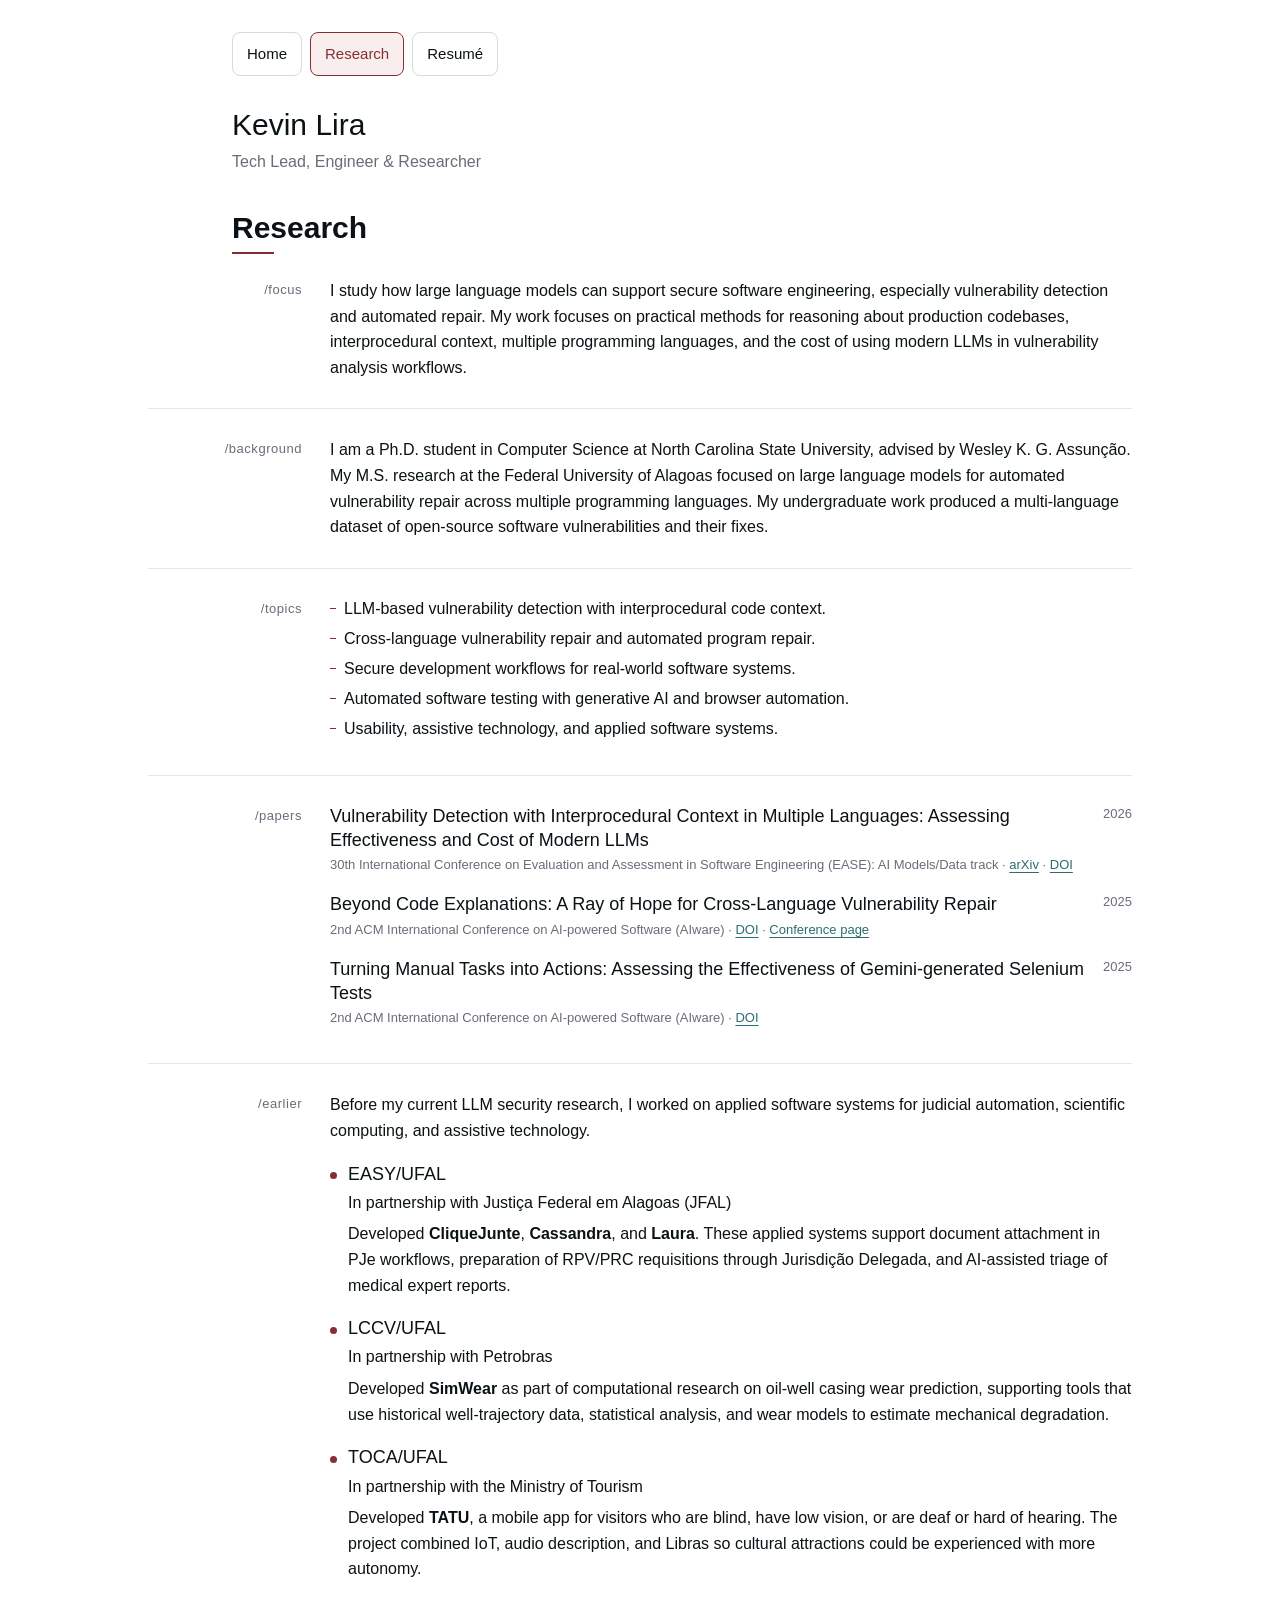
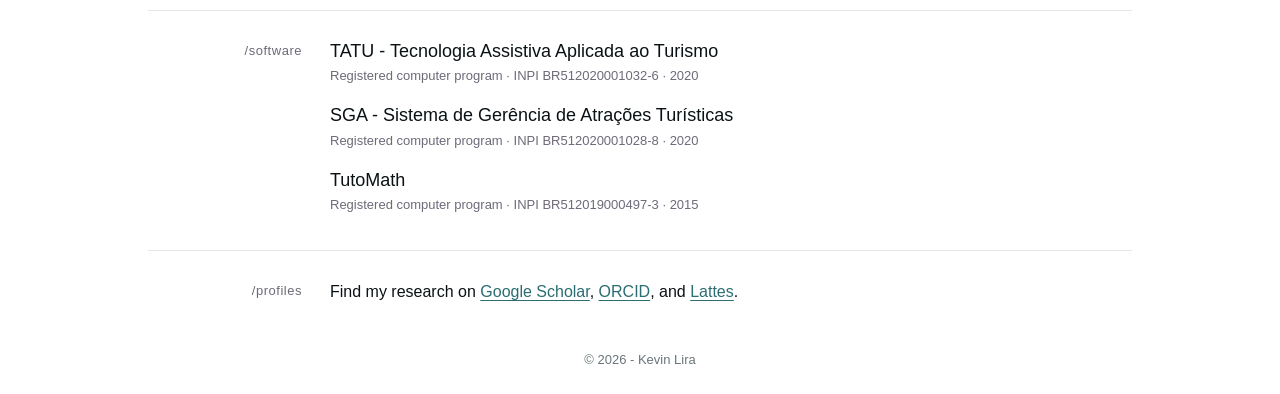
<file: publications.html>
<!DOCTYPE html>
<html lang="en-US">

<head>
    <meta charset="utf-8" />
    <title>Publications Have Moved | Kevin Lira</title>
    <meta name="robots" content="noindex,follow">
    <link rel="canonical" href="https://kevinws.com/research/">
    <meta http-equiv="refresh" content="0; url=/research/#publications">
</head>

<body>
    <p>My publications are now part of the <a href="/research/#publications">research page</a>.</p>
</body>

</html>
</file>
